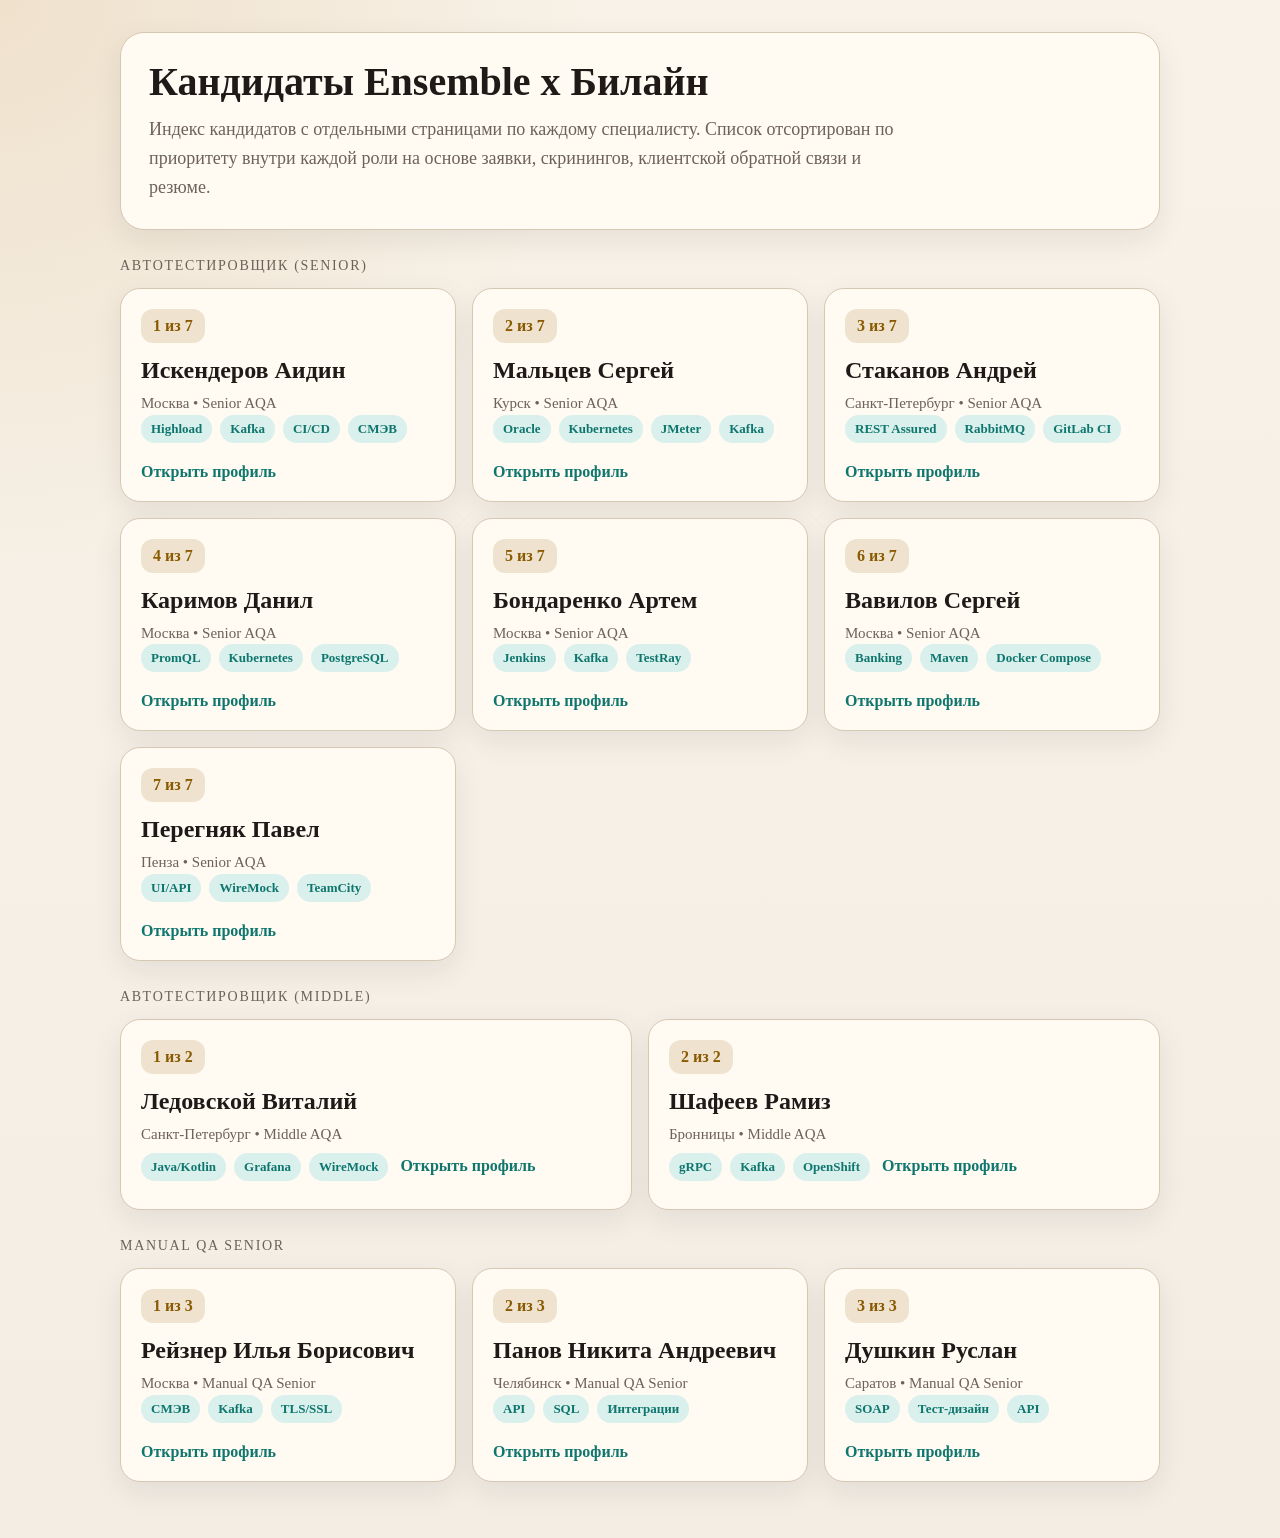
<file: index.html>
<!doctype html>
<html lang="ru">
<head>
  <meta charset="utf-8">
  <meta name="viewport" content="width=device-width, initial-scale=1">
  <title>Ensemble x Билайн — кандидаты</title>
  <link rel="stylesheet" href="style.css">
</head>
<body>
  <main class="page">
    <section class="hero">
      <h1>Кандидаты Ensemble x Билайн</h1>
      <p>Индекс кандидатов с отдельными страницами по каждому специалисту. Список отсортирован по приоритету внутри каждой роли на основе заявки, скринингов, клиентской обратной связи и резюме.</p>
    </section>

    <div class="section-title">АвтоТестировщик (Senior)</div>
    <section class="grid">
      <article class="card">
        <div class="priority">1 из 7</div>
        <h3>Искендеров Аидин</h3>
        <div class="meta">Москва • Senior AQA</div>
        <div class="badge">Highload</div><div class="badge">Kafka</div><div class="badge">CI/CD</div><div class="badge">СМЭВ</div>
        <a class="cta" href="iskenderov-aidin.html">Открыть профиль</a>
      </article>
      <article class="card">
        <div class="priority">2 из 7</div>
        <h3>Мальцев Сергей</h3>
        <div class="meta">Курск • Senior AQA</div>
        <div class="badge">Oracle</div><div class="badge">Kubernetes</div><div class="badge">JMeter</div><div class="badge">Kafka</div>
        <a class="cta" href="maltsev-sergey.html">Открыть профиль</a>
      </article>
      <article class="card">
        <div class="priority">3 из 7</div>
        <h3>Стаканов Андрей</h3>
        <div class="meta">Санкт-Петербург • Senior AQA</div>
        <div class="badge">REST Assured</div><div class="badge">RabbitMQ</div><div class="badge">GitLab CI</div>
        <a class="cta" href="stakanov-andrey.html">Открыть профиль</a>
      </article>
      <article class="card">
        <div class="priority">4 из 7</div>
        <h3>Каримов Данил</h3>
        <div class="meta">Москва • Senior AQA</div>
        <div class="badge">PromQL</div><div class="badge">Kubernetes</div><div class="badge">PostgreSQL</div>
        <a class="cta" href="karimov-danil.html">Открыть профиль</a>
      </article>
      <article class="card">
        <div class="priority">5 из 7</div>
        <h3>Бондаренко Артем</h3>
        <div class="meta">Москва • Senior AQA</div>
        <div class="badge">Jenkins</div><div class="badge">Kafka</div><div class="badge">TestRay</div>
        <a class="cta" href="bondarenko-artem.html">Открыть профиль</a>
      </article>
      <article class="card">
        <div class="priority">6 из 7</div>
        <h3>Вавилов Сергей</h3>
        <div class="meta">Москва • Senior AQA</div>
        <div class="badge">Banking</div><div class="badge">Maven</div><div class="badge">Docker Compose</div>
        <a class="cta" href="vavilov-sergey.html">Открыть профиль</a>
      </article>
      <article class="card">
        <div class="priority">7 из 7</div>
        <h3>Перегняк Павел</h3>
        <div class="meta">Пенза • Senior AQA</div>
        <div class="badge">UI/API</div><div class="badge">WireMock</div><div class="badge">TeamCity</div>
        <a class="cta" href="peregnyak-pavel.html">Открыть профиль</a>
      </article>
    </section>

    <div class="section-title">АвтоТестировщик (Middle)</div>
    <section class="grid">
      <article class="card">
        <div class="priority">1 из 2</div>
        <h3>Ледовской Виталий</h3>
        <div class="meta">Санкт-Петербург • Middle AQA</div>
        <div class="badge">Java/Kotlin</div><div class="badge">Grafana</div><div class="badge">WireMock</div>
        <a class="cta" href="ledovskoy-vitaliy.html">Открыть профиль</a>
      </article>
      <article class="card">
        <div class="priority">2 из 2</div>
        <h3>Шафеев Рамиз</h3>
        <div class="meta">Бронницы • Middle AQA</div>
        <div class="badge">gRPC</div><div class="badge">Kafka</div><div class="badge">OpenShift</div>
        <a class="cta" href="shafeev-ramiz.html">Открыть профиль</a>
      </article>
    </section>

    <div class="section-title">Manual QA Senior</div>
    <section class="grid">
      <article class="card">
        <div class="priority">1 из 3</div>
        <h3>Рейзнер Илья Борисович</h3>
        <div class="meta">Москва • Manual QA Senior</div>
        <div class="badge">СМЭВ</div><div class="badge">Kafka</div><div class="badge">TLS/SSL</div>
        <a class="cta" href="reyzner-ilya.html">Открыть профиль</a>
      </article>
      <article class="card">
        <div class="priority">2 из 3</div>
        <h3>Панов Никита Андреевич</h3>
        <div class="meta">Челябинск • Manual QA Senior</div>
        <div class="badge">API</div><div class="badge">SQL</div><div class="badge">Интеграции</div>
        <a class="cta" href="panov-nikita.html">Открыть профиль</a>
      </article>
      <article class="card">
        <div class="priority">3 из 3</div>
        <h3>Душкин Руслан</h3>
        <div class="meta">Саратов • Manual QA Senior</div>
        <div class="badge">SOAP</div><div class="badge">Тест-дизайн</div><div class="badge">API</div>
        <a class="cta" href="dushkin-ruslan.html">Открыть профиль</a>
      </article>
    </section>
  </main>
</body>
</html>
</file>
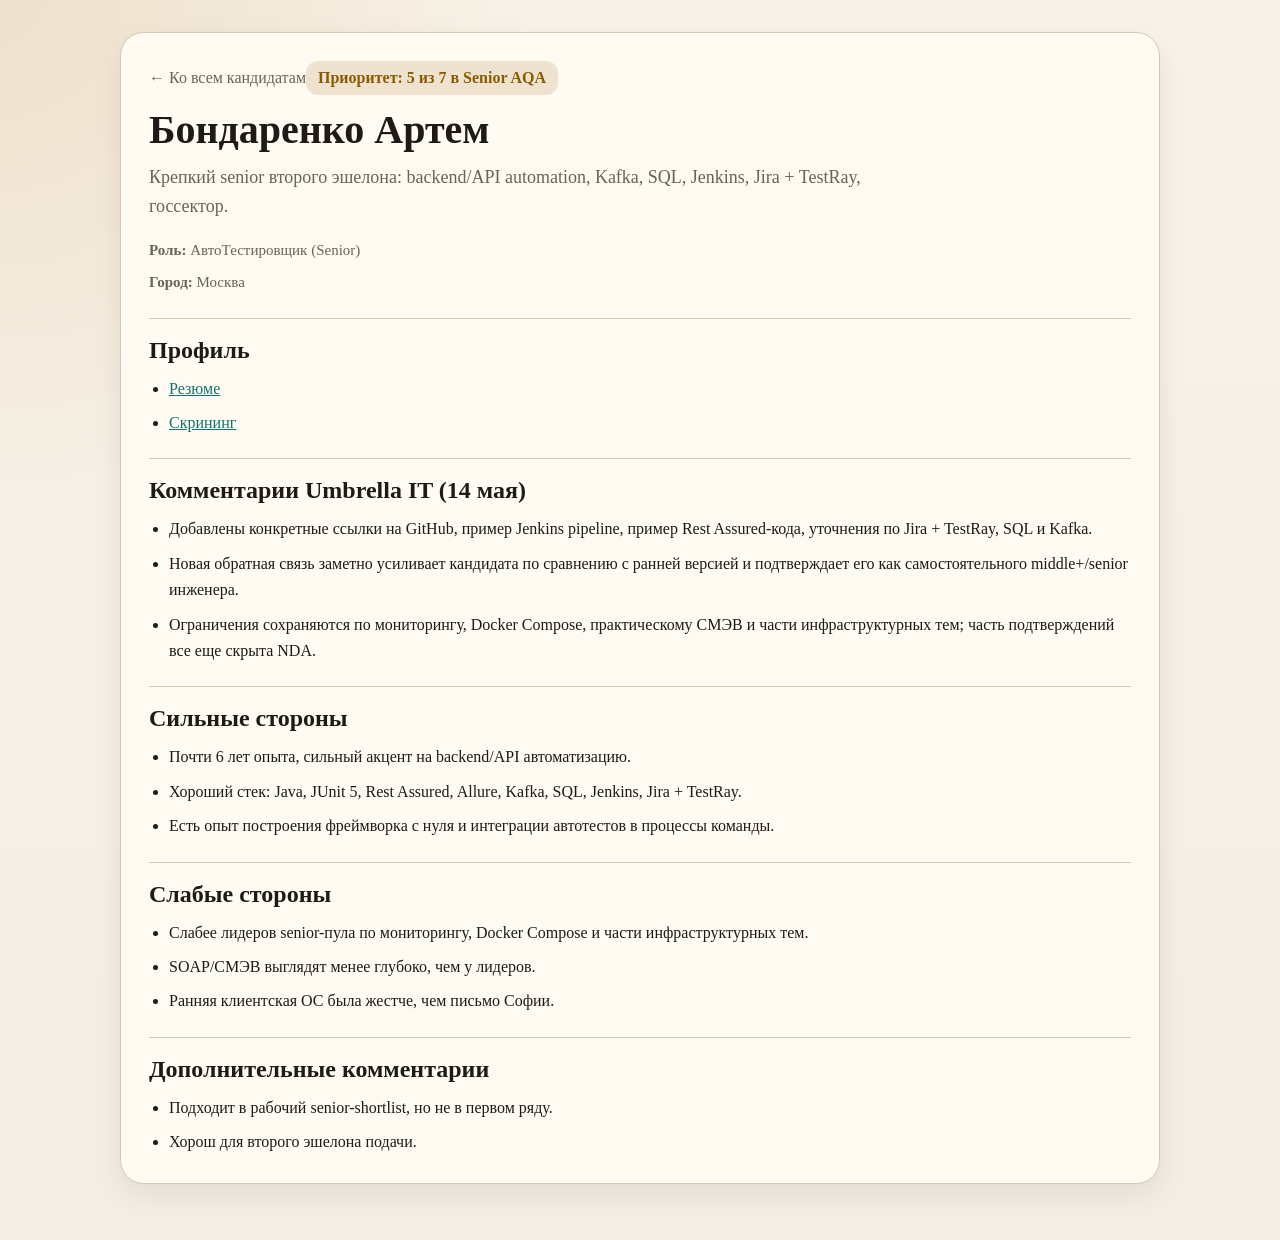
<file: bondarenko-artem.html>
<!doctype html>
<html lang="ru">
<head><meta charset="utf-8"><meta name="viewport" content="width=device-width, initial-scale=1"><title>Бондаренко Артем</title><link rel="stylesheet" href="style.css"></head>
<body><main class="page"><section class="profile"><a class="back" href="index.html">← Ко всем кандидатам</a><div class="priority">Приоритет: 5 из 7 в Senior AQA</div><h1>Бондаренко Артем</h1><p class="lead">Крепкий senior второго эшелона: backend/API automation, Kafka, SQL, Jenkins, Jira + TestRay, госсектор.</p><div class="meta-list"><div><strong>Роль:</strong> АвтоТестировщик (Senior)</div><div><strong>Город:</strong> Москва</div></div><div class="panel"><h2>Профиль</h2><ul><li><a href="../Бондаренко Артем - AQA Senior.docx">Резюме</a></li><li><a href="../Скриннинг Бондаренко Артем (1).docx">Скрининг</a></li></ul></div><div class="panel"><h2>Комментарии Umbrella IT (14 мая)</h2><ul><li>Добавлены конкретные ссылки на GitHub, пример Jenkins pipeline, пример Rest Assured-кода, уточнения по Jira + TestRay, SQL и Kafka.</li><li>Новая обратная связь заметно усиливает кандидата по сравнению с ранней версией и подтверждает его как самостоятельного middle+/senior инженера.</li><li>Ограничения сохраняются по мониторингу, Docker Compose, практическому СМЭВ и части инфраструктурных тем; часть подтверждений все еще скрыта NDA.</li></ul></div><div class="panel"><h2>Сильные стороны</h2><ul><li>Почти 6 лет опыта, сильный акцент на backend/API автоматизацию.</li><li>Хороший стек: Java, JUnit 5, Rest Assured, Allure, Kafka, SQL, Jenkins, Jira + TestRay.</li><li>Есть опыт построения фреймворка с нуля и интеграции автотестов в процессы команды.</li></ul></div><div class="panel"><h2>Слабые стороны</h2><ul><li>Слабее лидеров senior-пула по мониторингу, Docker Compose и части инфраструктурных тем.</li><li>SOAP/СМЭВ выглядят менее глубоко, чем у лидеров.</li><li>Ранняя клиентская ОС была жестче, чем письмо Софии.</li></ul></div><div class="panel"><h2>Дополнительные комментарии</h2><ul><li>Подходит в рабочий senior-shortlist, но не в первом ряду.</li><li>Хорош для второго эшелона подачи.</li></ul></div></section></main></body>
</html>
</file>
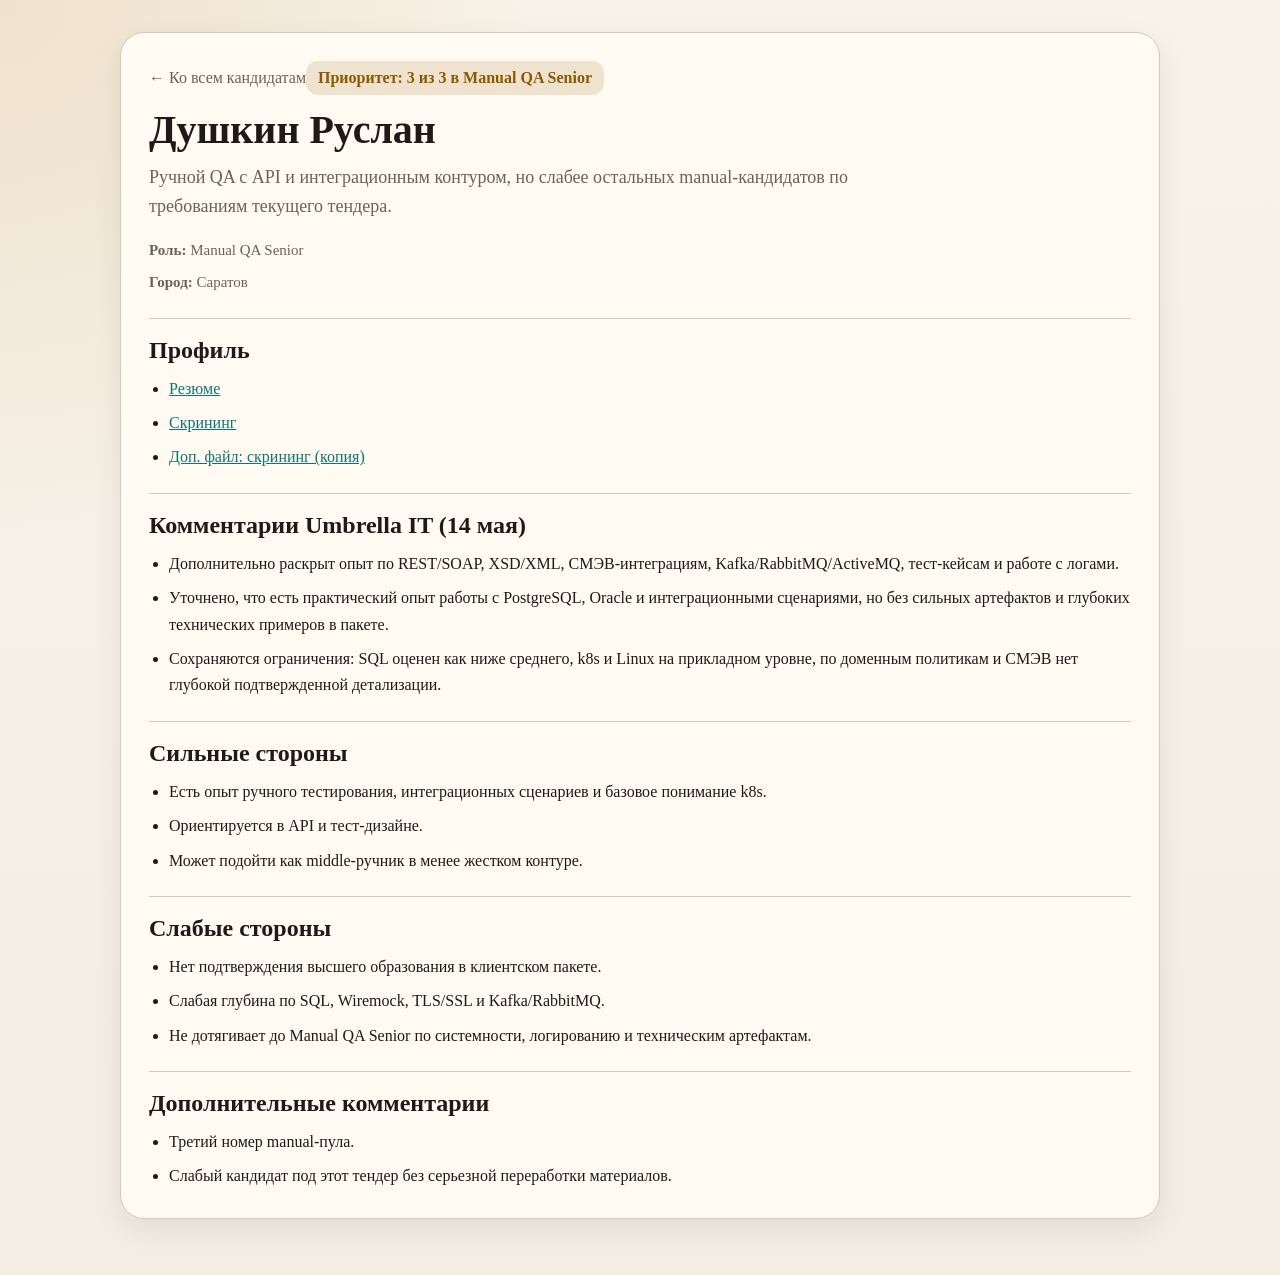
<file: dushkin-ruslan.html>
<!doctype html>
<html lang="ru">
<head><meta charset="utf-8"><meta name="viewport" content="width=device-width, initial-scale=1"><title>Душкин Руслан</title><link rel="stylesheet" href="style.css"></head>
<body><main class="page"><section class="profile"><a class="back" href="index.html">← Ко всем кандидатам</a><div class="priority">Приоритет: 3 из 3 в Manual QA Senior</div><h1>Душкин Руслан</h1><p class="lead">Ручной QA с API и интеграционным контуром, но слабее остальных manual-кандидатов по требованиям текущего тендера.</p><div class="meta-list"><div><strong>Роль:</strong> Manual QA Senior</div><div><strong>Город:</strong> Саратов</div></div><div class="panel"><h2>Профиль</h2><ul><li><a href="../2 Душкин Руслан.docx">Резюме</a></li><li><a href="../Душкин Руслан Скрининг на БИЛАЙН _ Ручник.docx">Скрининг</a></li><li><a href="../Скриннинг Душкин Руслан Скрининг на БИЛАЙН _ Ручник (1).docx">Доп. файл: скрининг (копия)</a></li></ul></div><div class="panel"><h2>Комментарии Umbrella IT (14 мая)</h2><ul><li>Дополнительно раскрыт опыт по REST/SOAP, XSD/XML, СМЭВ-интеграциям, Kafka/RabbitMQ/ActiveMQ, тест-кейсам и работе с логами.</li><li>Уточнено, что есть практический опыт работы с PostgreSQL, Oracle и интеграционными сценариями, но без сильных артефактов и глубоких технических примеров в пакете.</li><li>Сохраняются ограничения: SQL оценен как ниже среднего, k8s и Linux на прикладном уровне, по доменным политикам и СМЭВ нет глубокой подтвержденной детализации.</li></ul></div><div class="panel"><h2>Сильные стороны</h2><ul><li>Есть опыт ручного тестирования, интеграционных сценариев и базовое понимание k8s.</li><li>Ориентируется в API и тест-дизайне.</li><li>Может подойти как middle-ручник в менее жестком контуре.</li></ul></div><div class="panel"><h2>Слабые стороны</h2><ul><li>Нет подтверждения высшего образования в клиентском пакете.</li><li>Слабая глубина по SQL, Wiremock, TLS/SSL и Kafka/RabbitMQ.</li><li>Не дотягивает до Manual QA Senior по системности, логированию и техническим артефактам.</li></ul></div><div class="panel"><h2>Дополнительные комментарии</h2><ul><li>Третий номер manual-пула.</li><li>Слабый кандидат под этот тендер без серьезной переработки материалов.</li></ul></div></section></main></body>
</html>
</file>
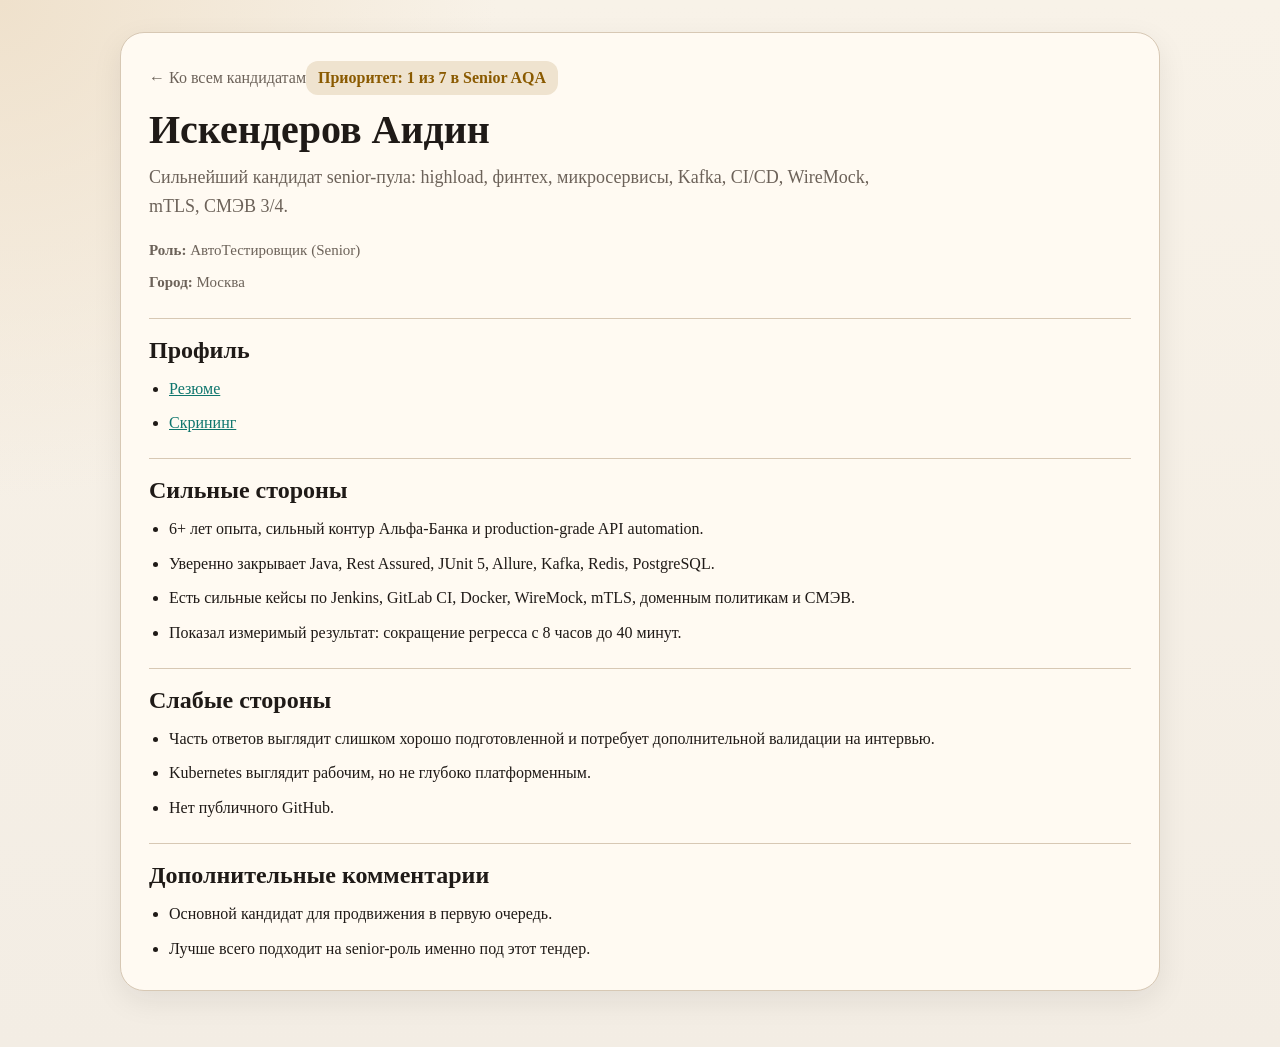
<file: iskenderov-aidin.html>
<!doctype html>
<html lang="ru">
<head><meta charset="utf-8"><meta name="viewport" content="width=device-width, initial-scale=1"><title>Искендеров Аидин</title><link rel="stylesheet" href="style.css"></head>
<body><main class="page"><section class="profile"><a class="back" href="index.html">← Ко всем кандидатам</a><div class="priority">Приоритет: 1 из 7 в Senior AQA</div><h1>Искендеров Аидин</h1><p class="lead">Сильнейший кандидат senior-пула: highload, финтех, микросервисы, Kafka, CI/CD, WireMock, mTLS, СМЭВ 3/4.</p><div class="meta-list"><div><strong>Роль:</strong> АвтоТестировщик (Senior)</div><div><strong>Город:</strong> Москва</div></div><div class="panel"><h2>Профиль</h2><ul><li><a href="../Искендеров Аидин - AQA Senior.docx">Резюме</a></li><li><a href="../Скриннинг Искендеров Аидин (5).docx">Скрининг</a></li></ul></div><div class="panel"><h2>Сильные стороны</h2><ul><li>6+ лет опыта, сильный контур Альфа-Банка и production-grade API automation.</li><li>Уверенно закрывает Java, Rest Assured, JUnit 5, Allure, Kafka, Redis, PostgreSQL.</li><li>Есть сильные кейсы по Jenkins, GitLab CI, Docker, WireMock, mTLS, доменным политикам и СМЭВ.</li><li>Показал измеримый результат: сокращение регресса с 8 часов до 40 минут.</li></ul></div><div class="panel"><h2>Слабые стороны</h2><ul><li>Часть ответов выглядит слишком хорошо подготовленной и потребует дополнительной валидации на интервью.</li><li>Kubernetes выглядит рабочим, но не глубоко платформенным.</li><li>Нет публичного GitHub.</li></ul></div><div class="panel"><h2>Дополнительные комментарии</h2><ul><li>Основной кандидат для продвижения в первую очередь.</li><li>Лучше всего подходит на senior-роль именно под этот тендер.</li></ul></div></section></main></body>
</html>
</file>
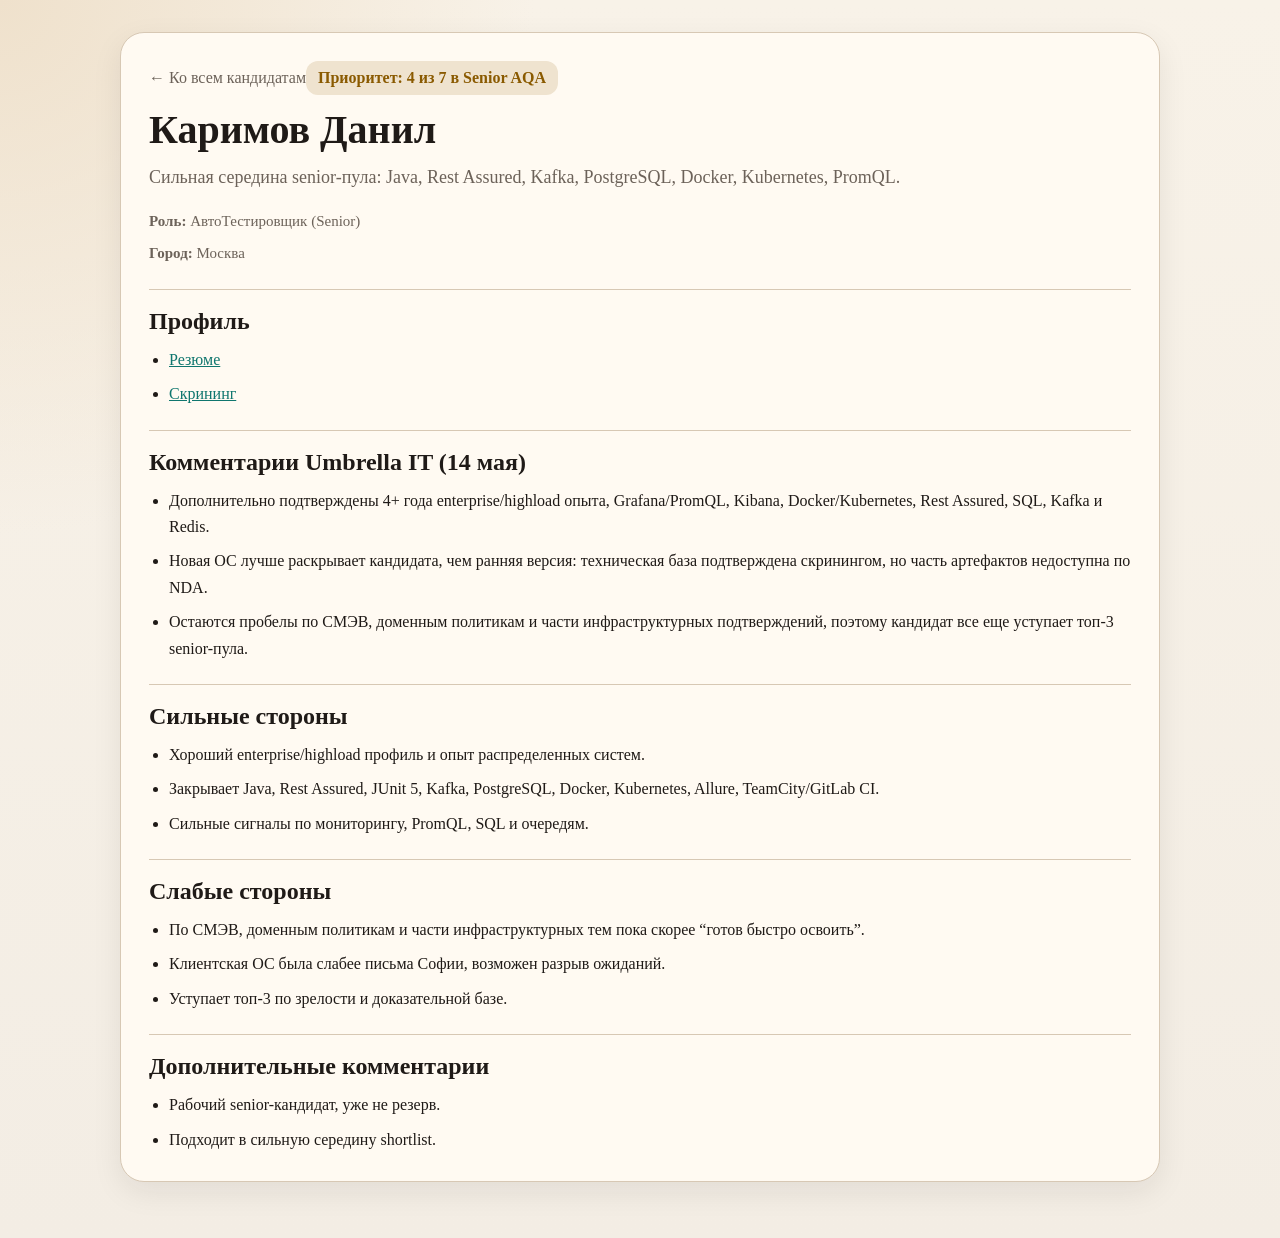
<file: karimov-danil.html>
<!doctype html>
<html lang="ru">
<head><meta charset="utf-8"><meta name="viewport" content="width=device-width, initial-scale=1"><title>Каримов Данил</title><link rel="stylesheet" href="style.css"></head>
<body><main class="page"><section class="profile"><a class="back" href="index.html">← Ко всем кандидатам</a><div class="priority">Приоритет: 4 из 7 в Senior AQA</div><h1>Каримов Данил</h1><p class="lead">Сильная середина senior-пула: Java, Rest Assured, Kafka, PostgreSQL, Docker, Kubernetes, PromQL.</p><div class="meta-list"><div><strong>Роль:</strong> АвтоТестировщик (Senior)</div><div><strong>Город:</strong> Москва</div></div><div class="panel"><h2>Профиль</h2><ul><li><a href="../Каримoв Дaнил - AQA Senior  .docx">Резюме</a></li><li><a href="../Скриннинг Каримов Скриннинг (2).docx">Скрининг</a></li></ul></div><div class="panel"><h2>Комментарии Umbrella IT (14 мая)</h2><ul><li>Дополнительно подтверждены 4+ года enterprise/highload опыта, Grafana/PromQL, Kibana, Docker/Kubernetes, Rest Assured, SQL, Kafka и Redis.</li><li>Новая ОС лучше раскрывает кандидата, чем ранняя версия: техническая база подтверждена скринингом, но часть артефактов недоступна по NDA.</li><li>Остаются пробелы по СМЭВ, доменным политикам и части инфраструктурных подтверждений, поэтому кандидат все еще уступает топ-3 senior-пула.</li></ul></div><div class="panel"><h2>Сильные стороны</h2><ul><li>Хороший enterprise/highload профиль и опыт распределенных систем.</li><li>Закрывает Java, Rest Assured, JUnit 5, Kafka, PostgreSQL, Docker, Kubernetes, Allure, TeamCity/GitLab CI.</li><li>Сильные сигналы по мониторингу, PromQL, SQL и очередям.</li></ul></div><div class="panel"><h2>Слабые стороны</h2><ul><li>По СМЭВ, доменным политикам и части инфраструктурных тем пока скорее “готов быстро освоить”.</li><li>Клиентская ОС была слабее письма Софии, возможен разрыв ожиданий.</li><li>Уступает топ-3 по зрелости и доказательной базе.</li></ul></div><div class="panel"><h2>Дополнительные комментарии</h2><ul><li>Рабочий senior-кандидат, уже не резерв.</li><li>Подходит в сильную середину shortlist.</li></ul></div></section></main></body>
</html>
</file>
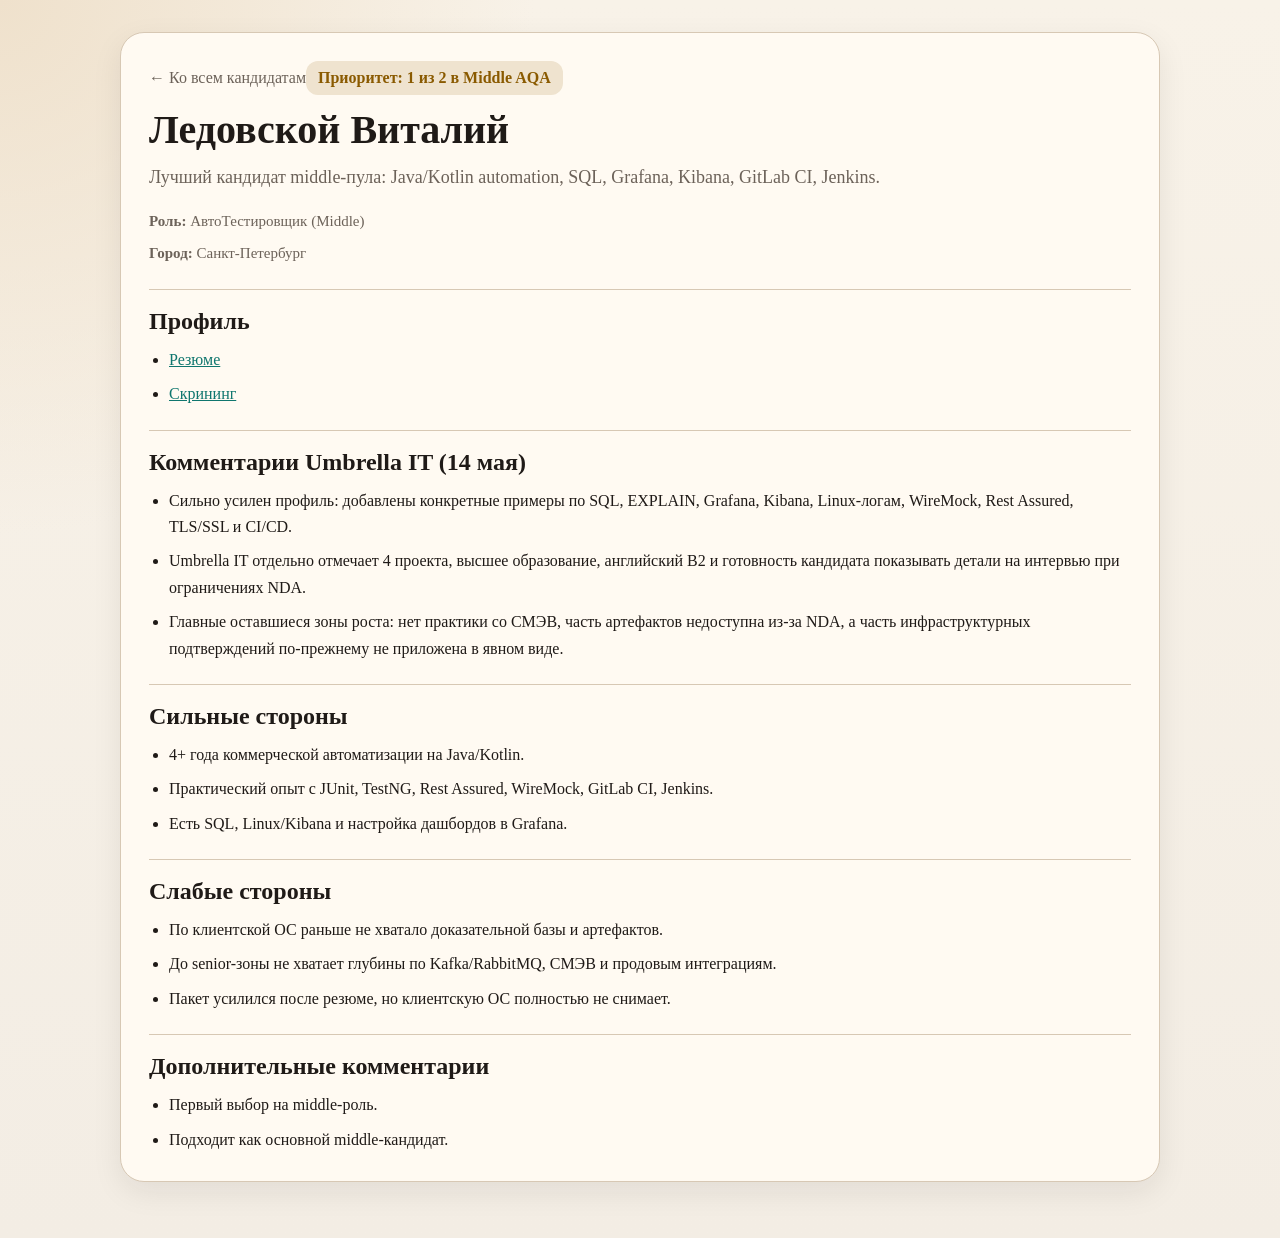
<file: ledovskoy-vitaliy.html>
<!doctype html>
<html lang="ru">
<head><meta charset="utf-8"><meta name="viewport" content="width=device-width, initial-scale=1"><title>Ледовской Виталий</title><link rel="stylesheet" href="style.css"></head>
<body><main class="page"><section class="profile"><a class="back" href="index.html">← Ко всем кандидатам</a><div class="priority">Приоритет: 1 из 2 в Middle AQA</div><h1>Ледовской Виталий</h1><p class="lead">Лучший кандидат middle-пула: Java/Kotlin automation, SQL, Grafana, Kibana, GitLab CI, Jenkins.</p><div class="meta-list"><div><strong>Роль:</strong> АвтоТестировщик (Middle)</div><div><strong>Город:</strong> Санкт-Петербург</div></div><div class="panel"><h2>Профиль</h2><ul><li><a href="../Лeдовской Витaлий.docx">Резюме</a></li><li><a href="../Скриннинг Ледовской Виталий.docx">Скрининг</a></li></ul></div><div class="panel"><h2>Комментарии Umbrella IT (14 мая)</h2><ul><li>Сильно усилен профиль: добавлены конкретные примеры по SQL, EXPLAIN, Grafana, Kibana, Linux-логам, WireMock, Rest Assured, TLS/SSL и CI/CD.</li><li>Umbrella IT отдельно отмечает 4 проекта, высшее образование, английский B2 и готовность кандидата показывать детали на интервью при ограничениях NDA.</li><li>Главные оставшиеся зоны роста: нет практики со СМЭВ, часть артефактов недоступна из-за NDA, а часть инфраструктурных подтверждений по-прежнему не приложена в явном виде.</li></ul></div><div class="panel"><h2>Сильные стороны</h2><ul><li>4+ года коммерческой автоматизации на Java/Kotlin.</li><li>Практический опыт с JUnit, TestNG, Rest Assured, WireMock, GitLab CI, Jenkins.</li><li>Есть SQL, Linux/Kibana и настройка дашбордов в Grafana.</li></ul></div><div class="panel"><h2>Слабые стороны</h2><ul><li>По клиентской ОС раньше не хватало доказательной базы и артефактов.</li><li>До senior-зоны не хватает глубины по Kafka/RabbitMQ, СМЭВ и продовым интеграциям.</li><li>Пакет усилился после резюме, но клиентскую ОС полностью не снимает.</li></ul></div><div class="panel"><h2>Дополнительные комментарии</h2><ul><li>Первый выбор на middle-роль.</li><li>Подходит как основной middle-кандидат.</li></ul></div></section></main></body>
</html>
</file>
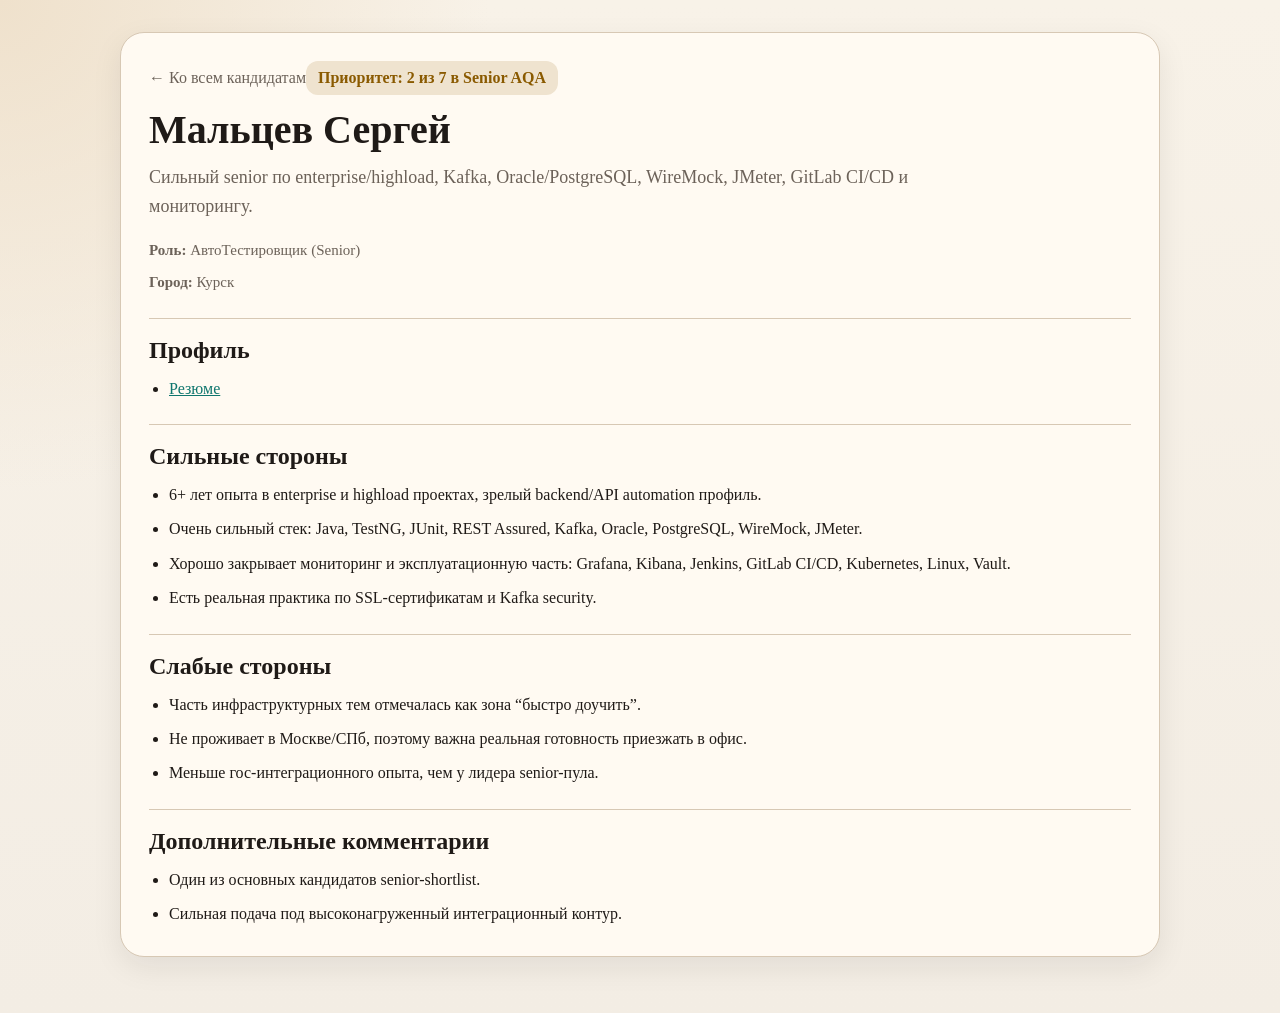
<file: maltsev-sergey.html>
<!doctype html>
<html lang="ru">
<head><meta charset="utf-8"><meta name="viewport" content="width=device-width, initial-scale=1"><title>Мальцев Сергей</title><link rel="stylesheet" href="style.css"></head>
<body><main class="page"><section class="profile"><a class="back" href="index.html">← Ко всем кандидатам</a><div class="priority">Приоритет: 2 из 7 в Senior AQA</div><h1>Мальцев Сергей</h1><p class="lead">Сильный senior по enterprise/highload, Kafka, Oracle/PostgreSQL, WireMock, JMeter, GitLab CI/CD и мониторингу.</p><div class="meta-list"><div><strong>Роль:</strong> АвтоТестировщик (Senior)</div><div><strong>Город:</strong> Курск</div></div><div class="panel"><h2>Профиль</h2><ul><li><a href="../Мальцев Сергей - AQA Senior.docx">Резюме</a></li></ul></div><div class="panel"><h2>Сильные стороны</h2><ul><li>6+ лет опыта в enterprise и highload проектах, зрелый backend/API automation профиль.</li><li>Очень сильный стек: Java, TestNG, JUnit, REST Assured, Kafka, Oracle, PostgreSQL, WireMock, JMeter.</li><li>Хорошо закрывает мониторинг и эксплуатационную часть: Grafana, Kibana, Jenkins, GitLab CI/CD, Kubernetes, Linux, Vault.</li><li>Есть реальная практика по SSL-сертификатам и Kafka security.</li></ul></div><div class="panel"><h2>Слабые стороны</h2><ul><li>Часть инфраструктурных тем отмечалась как зона “быстро доучить”.</li><li>Не проживает в Москве/СПб, поэтому важна реальная готовность приезжать в офис.</li><li>Меньше гос-интеграционного опыта, чем у лидера senior-пула.</li></ul></div><div class="panel"><h2>Дополнительные комментарии</h2><ul><li>Один из основных кандидатов senior-shortlist.</li><li>Сильная подача под высоконагруженный интеграционный контур.</li></ul></div></section></main></body>
</html>
</file>
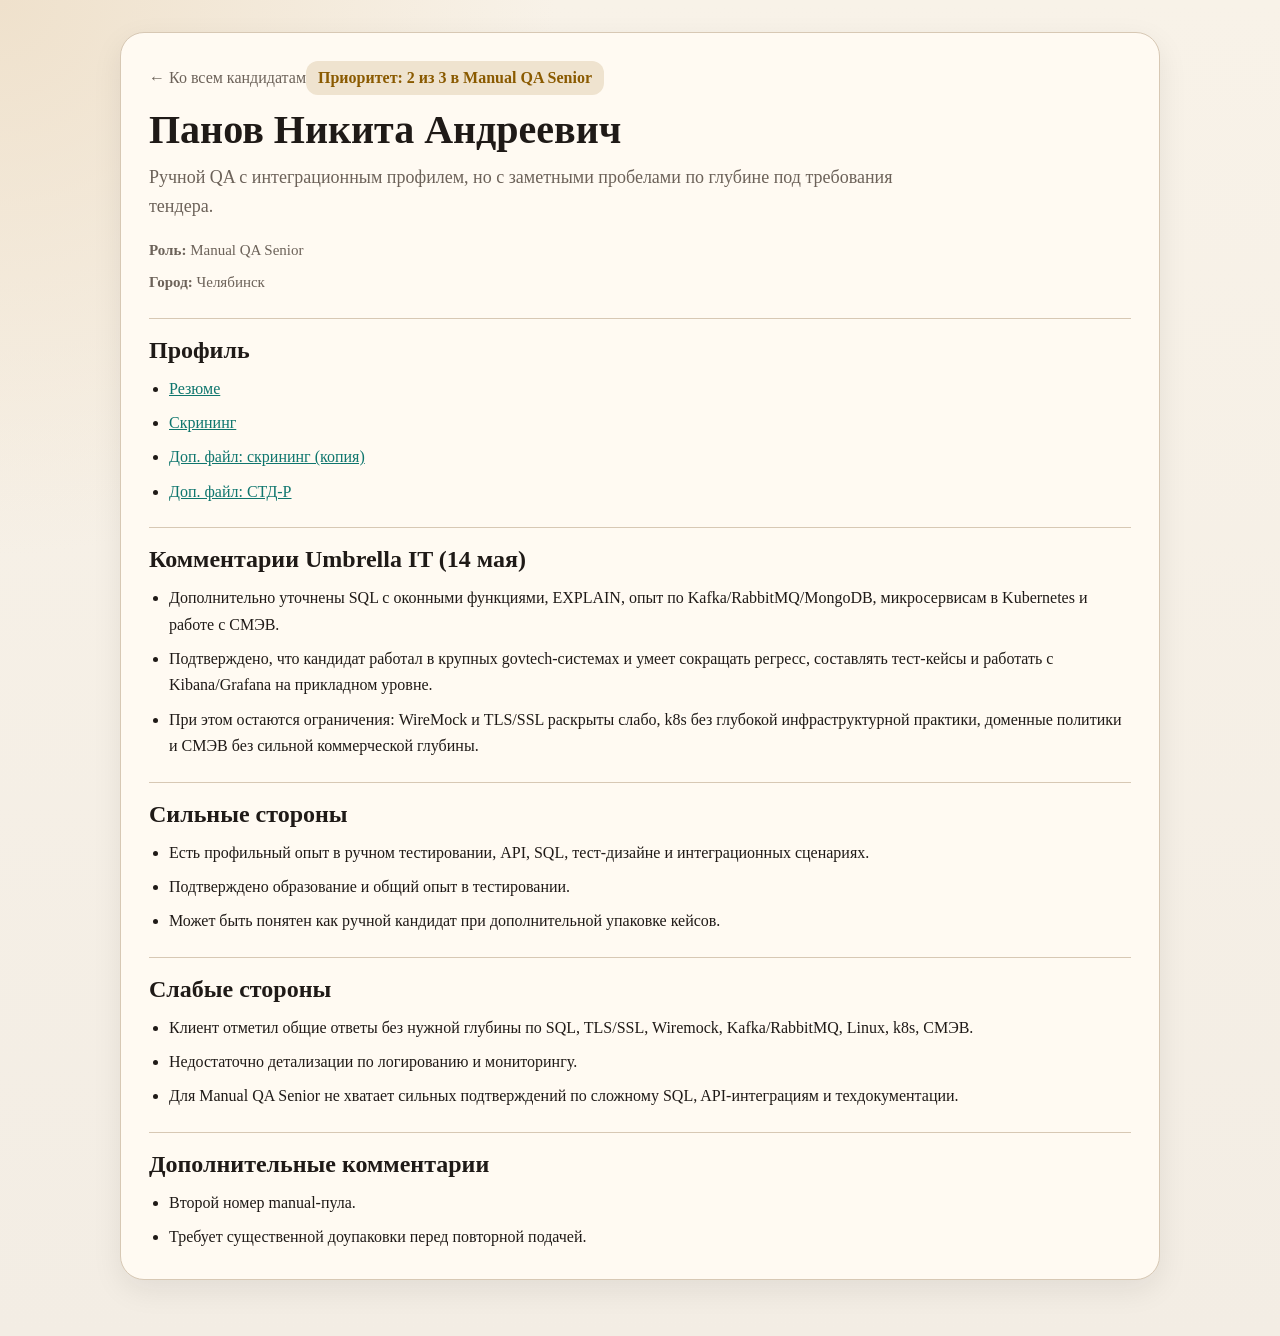
<file: panov-nikita.html>
<!doctype html>
<html lang="ru">
<head><meta charset="utf-8"><meta name="viewport" content="width=device-width, initial-scale=1"><title>Панов Никита Андреевич</title><link rel="stylesheet" href="style.css"></head>
<body><main class="page"><section class="profile"><a class="back" href="index.html">← Ко всем кандидатам</a><div class="priority">Приоритет: 2 из 3 в Manual QA Senior</div><h1>Панов Никита Андреевич</h1><p class="lead">Ручной QA с интеграционным профилем, но с заметными пробелами по глубине под требования тендера.</p><div class="meta-list"><div><strong>Роль:</strong> Manual QA Senior</div><div><strong>Город:</strong> Челябинск</div></div><div class="panel"><h2>Профиль</h2><ul><li><a href="../1 Панов Никита Андреевич.docx">Резюме</a></li><li><a href="../Скриннинг Панов Никита.pdf">Скрининг</a></li><li><a href="../Скриннинг Панов Никита (1).pdf">Доп. файл: скрининг (копия)</a></li><li><a href="../СТД-Р Панов Никита.pdf">Доп. файл: СТД-Р</a></li></ul></div><div class="panel"><h2>Комментарии Umbrella IT (14 мая)</h2><ul><li>Дополнительно уточнены SQL с оконными функциями, EXPLAIN, опыт по Kafka/RabbitMQ/MongoDB, микросервисам в Kubernetes и работе с СМЭВ.</li><li>Подтверждено, что кандидат работал в крупных govtech-системах и умеет сокращать регресс, составлять тест-кейсы и работать с Kibana/Grafana на прикладном уровне.</li><li>При этом остаются ограничения: WireMock и TLS/SSL раскрыты слабо, k8s без глубокой инфраструктурной практики, доменные политики и СМЭВ без сильной коммерческой глубины.</li></ul></div><div class="panel"><h2>Сильные стороны</h2><ul><li>Есть профильный опыт в ручном тестировании, API, SQL, тест-дизайне и интеграционных сценариях.</li><li>Подтверждено образование и общий опыт в тестировании.</li><li>Может быть понятен как ручной кандидат при дополнительной упаковке кейсов.</li></ul></div><div class="panel"><h2>Слабые стороны</h2><ul><li>Клиент отметил общие ответы без нужной глубины по SQL, TLS/SSL, Wiremock, Kafka/RabbitMQ, Linux, k8s, СМЭВ.</li><li>Недостаточно детализации по логированию и мониторингу.</li><li>Для Manual QA Senior не хватает сильных подтверждений по сложному SQL, API-интеграциям и техдокументации.</li></ul></div><div class="panel"><h2>Дополнительные комментарии</h2><ul><li>Второй номер manual-пула.</li><li>Требует существенной доупаковки перед повторной подачей.</li></ul></div></section></main></body>
</html>
</file>
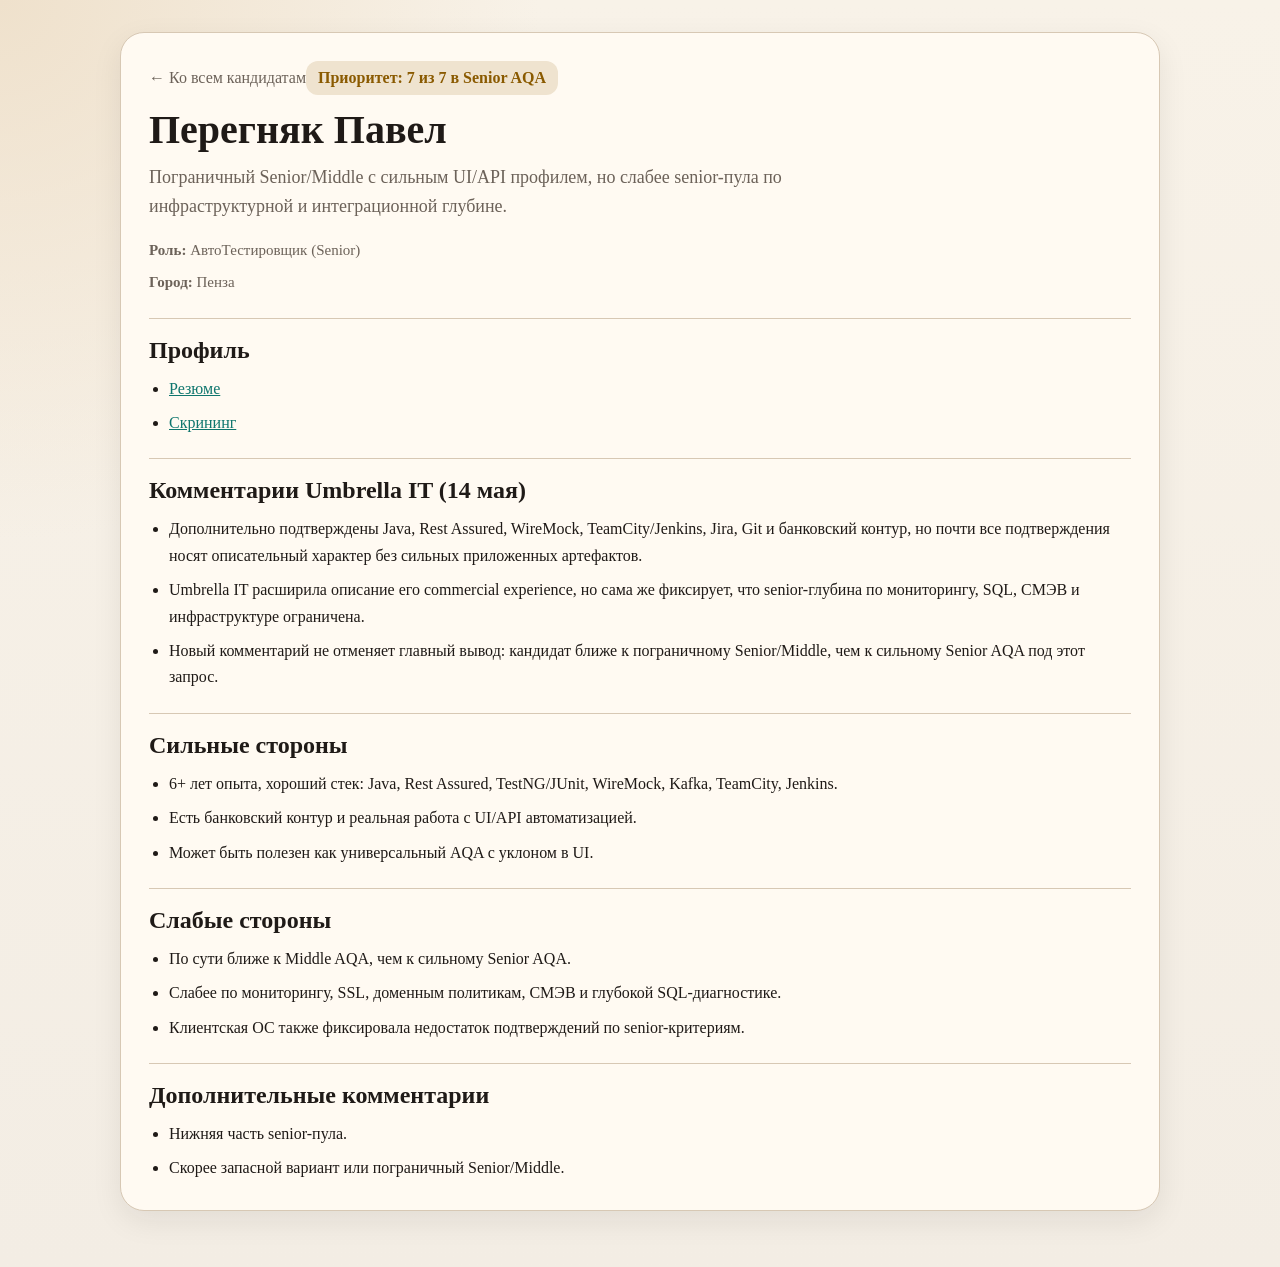
<file: peregnyak-pavel.html>
<!doctype html>
<html lang="ru">
<head><meta charset="utf-8"><meta name="viewport" content="width=device-width, initial-scale=1"><title>Перегняк Павел</title><link rel="stylesheet" href="style.css"></head>
<body><main class="page"><section class="profile"><a class="back" href="index.html">← Ко всем кандидатам</a><div class="priority">Приоритет: 7 из 7 в Senior AQA</div><h1>Перегняк Павел</h1><p class="lead">Пограничный Senior/Middle с сильным UI/API профилем, но слабее senior-пула по инфраструктурной и интеграционной глубине.</p><div class="meta-list"><div><strong>Роль:</strong> АвтоТестировщик (Senior)</div><div><strong>Город:</strong> Пенза</div></div><div class="panel"><h2>Профиль</h2><ul><li><a href="../Перегняк Павел - AQA Senior.docx">Резюме</a></li><li><a href="../Скрининг Перегняк Павел (1).docx">Скрининг</a></li></ul></div><div class="panel"><h2>Комментарии Umbrella IT (14 мая)</h2><ul><li>Дополнительно подтверждены Java, Rest Assured, WireMock, TeamCity/Jenkins, Jira, Git и банковский контур, но почти все подтверждения носят описательный характер без сильных приложенных артефактов.</li><li>Umbrella IT расширила описание его commercial experience, но сама же фиксирует, что senior-глубина по мониторингу, SQL, СМЭВ и инфраструктуре ограничена.</li><li>Новый комментарий не отменяет главный вывод: кандидат ближе к пограничному Senior/Middle, чем к сильному Senior AQA под этот запрос.</li></ul></div><div class="panel"><h2>Сильные стороны</h2><ul><li>6+ лет опыта, хороший стек: Java, Rest Assured, TestNG/JUnit, WireMock, Kafka, TeamCity, Jenkins.</li><li>Есть банковский контур и реальная работа с UI/API автоматизацией.</li><li>Может быть полезен как универсальный AQA с уклоном в UI.</li></ul></div><div class="panel"><h2>Слабые стороны</h2><ul><li>По сути ближе к Middle AQA, чем к сильному Senior AQA.</li><li>Слабее по мониторингу, SSL, доменным политикам, СМЭВ и глубокой SQL-диагностике.</li><li>Клиентская ОС также фиксировала недостаток подтверждений по senior-критериям.</li></ul></div><div class="panel"><h2>Дополнительные комментарии</h2><ul><li>Нижняя часть senior-пула.</li><li>Скорее запасной вариант или пограничный Senior/Middle.</li></ul></div></section></main></body>
</html>
</file>
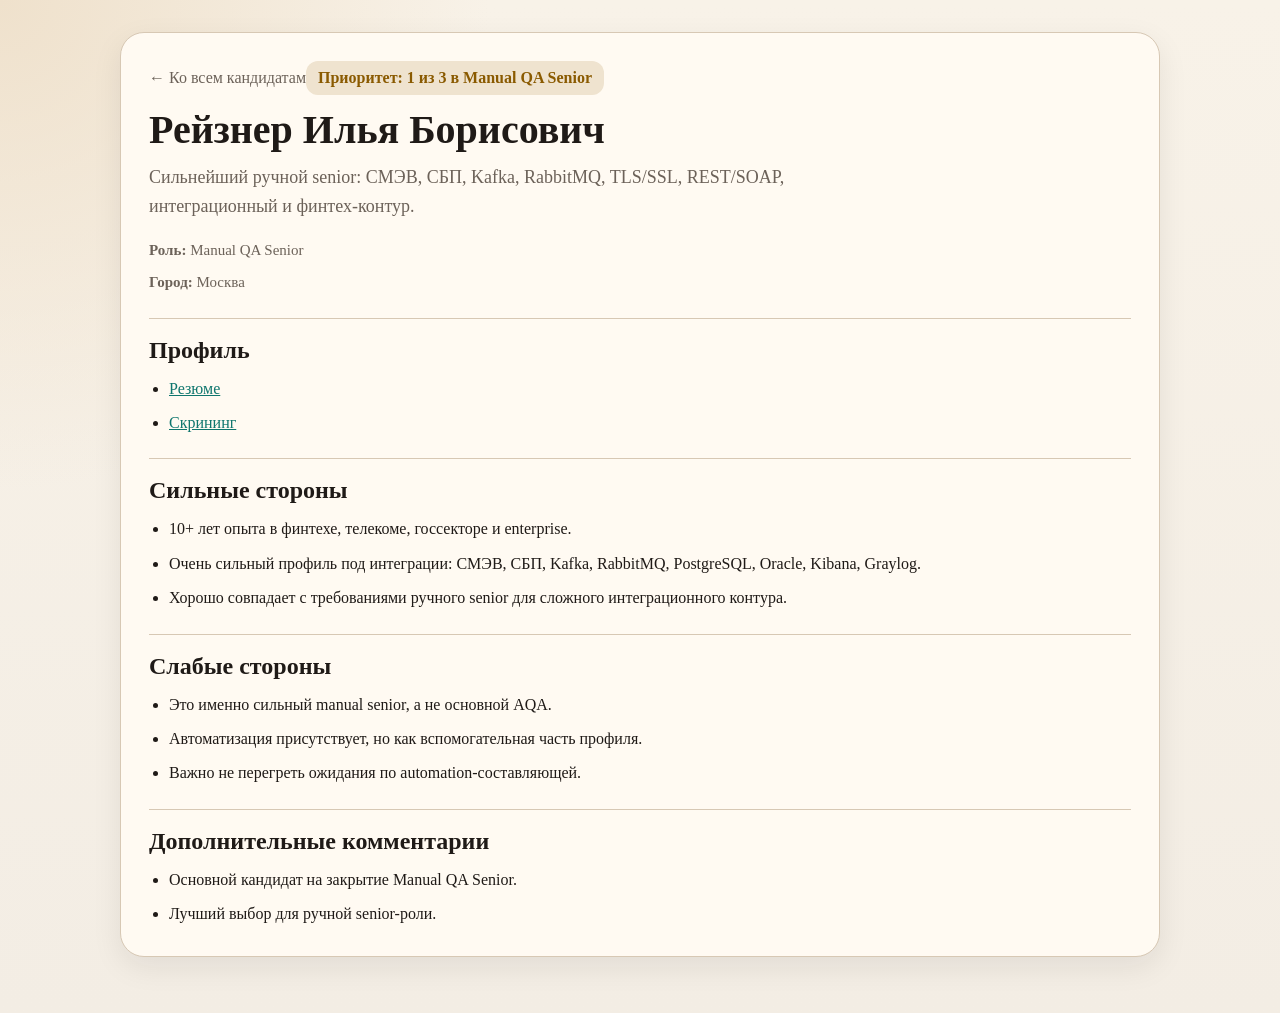
<file: reyzner-ilya.html>
<!doctype html>
<html lang="ru">
<head><meta charset="utf-8"><meta name="viewport" content="width=device-width, initial-scale=1"><title>Рейзнер Илья Борисович</title><link rel="stylesheet" href="style.css"></head>
<body><main class="page"><section class="profile"><a class="back" href="index.html">← Ко всем кандидатам</a><div class="priority">Приоритет: 1 из 3 в Manual QA Senior</div><h1>Рейзнер Илья Борисович</h1><p class="lead">Сильнейший ручной senior: СМЭВ, СБП, Kafka, RabbitMQ, TLS/SSL, REST/SOAP, интеграционный и финтех-контур.</p><div class="meta-list"><div><strong>Роль:</strong> Manual QA Senior</div><div><strong>Город:</strong> Москва</div></div><div class="panel"><h2>Профиль</h2><ul><li><a href="../Рейзнер Илья - QA Senior.docx">Резюме</a></li><li><a href="../Скриннинг Рейзнер Илья Борисович Скрининг на БИЛАЙН _ Ручник.docx">Скрининг</a></li></ul></div><div class="panel"><h2>Сильные стороны</h2><ul><li>10+ лет опыта в финтехе, телекоме, госсекторе и enterprise.</li><li>Очень сильный профиль под интеграции: СМЭВ, СБП, Kafka, RabbitMQ, PostgreSQL, Oracle, Kibana, Graylog.</li><li>Хорошо совпадает с требованиями ручного senior для сложного интеграционного контура.</li></ul></div><div class="panel"><h2>Слабые стороны</h2><ul><li>Это именно сильный manual senior, а не основной AQA.</li><li>Автоматизация присутствует, но как вспомогательная часть профиля.</li><li>Важно не перегреть ожидания по automation-составляющей.</li></ul></div><div class="panel"><h2>Дополнительные комментарии</h2><ul><li>Основной кандидат на закрытие Manual QA Senior.</li><li>Лучший выбор для ручной senior-роли.</li></ul></div></section></main></body>
</html>
</file>
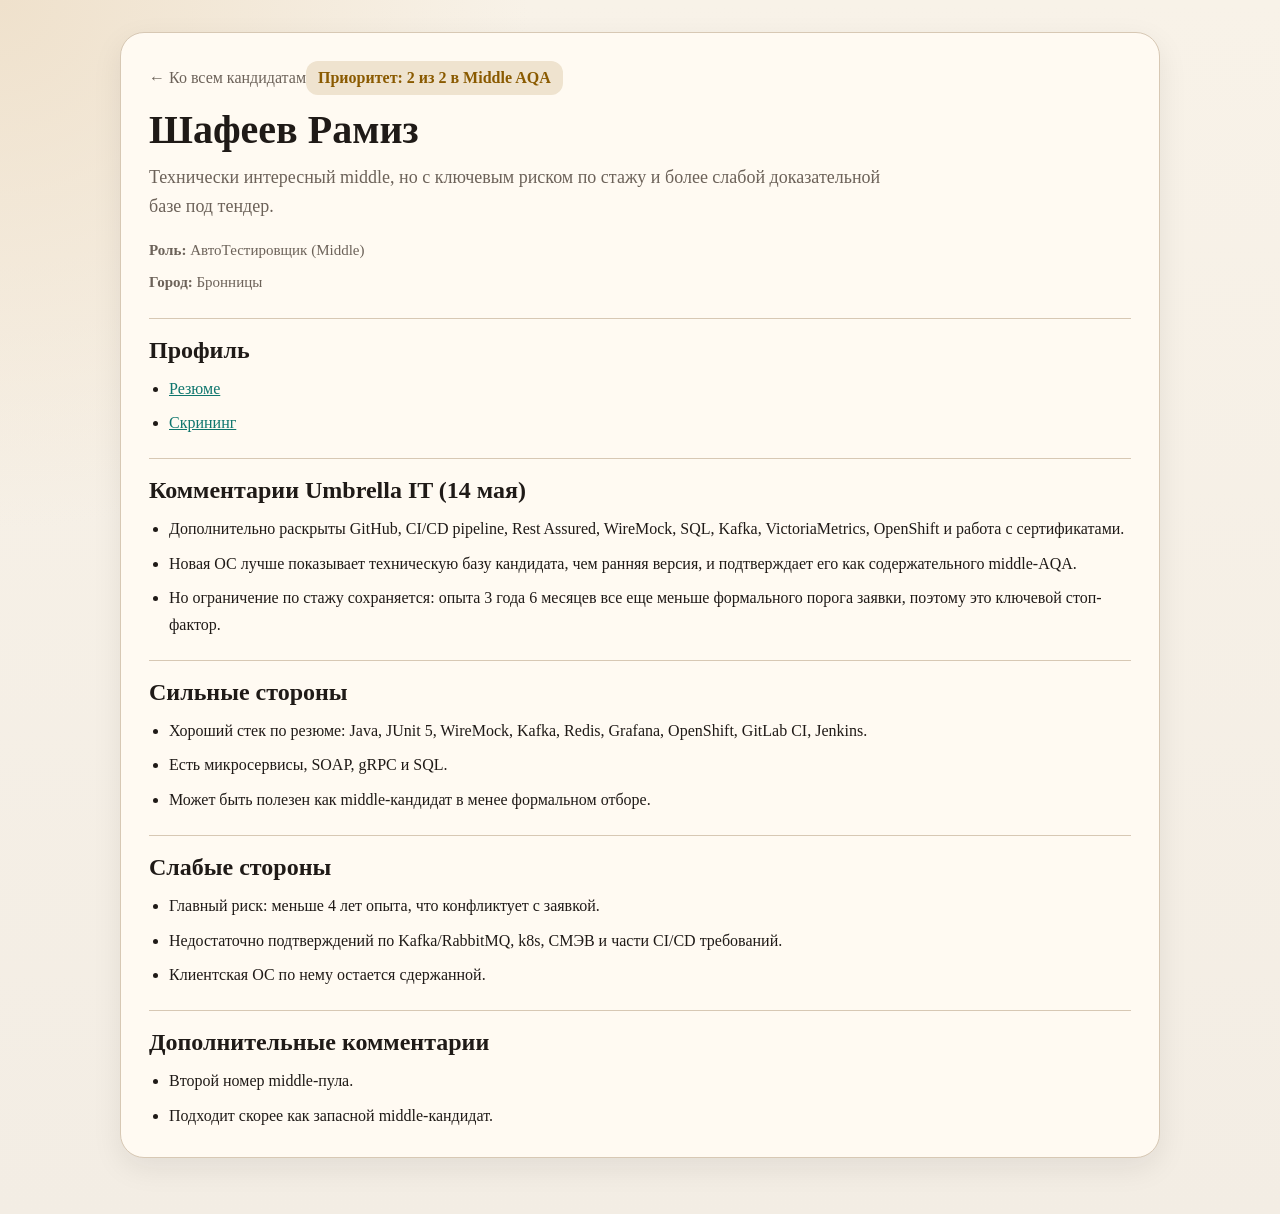
<file: shafeev-ramiz.html>
<!doctype html>
<html lang="ru">
<head><meta charset="utf-8"><meta name="viewport" content="width=device-width, initial-scale=1"><title>Шафеев Рамиз</title><link rel="stylesheet" href="style.css"></head>
<body><main class="page"><section class="profile"><a class="back" href="index.html">← Ко всем кандидатам</a><div class="priority">Приоритет: 2 из 2 в Middle AQA</div><h1>Шафеев Рамиз</h1><p class="lead">Технически интересный middle, но с ключевым риском по стажу и более слабой доказательной базе под тендер.</p><div class="meta-list"><div><strong>Роль:</strong> АвтоТестировщик (Middle)</div><div><strong>Город:</strong> Бронницы</div></div><div class="panel"><h2>Профиль</h2><ul><li><a href="../Шафеев Рамиз.docx">Резюме</a></li><li><a href="../Скрининг Шафеев Рамиз.docx">Скрининг</a></li></ul></div><div class="panel"><h2>Комментарии Umbrella IT (14 мая)</h2><ul><li>Дополнительно раскрыты GitHub, CI/CD pipeline, Rest Assured, WireMock, SQL, Kafka, VictoriaMetrics, OpenShift и работа с сертификатами.</li><li>Новая ОС лучше показывает техническую базу кандидата, чем ранняя версия, и подтверждает его как содержательного middle-AQA.</li><li>Но ограничение по стажу сохраняется: опыта 3 года 6 месяцев все еще меньше формального порога заявки, поэтому это ключевой стоп-фактор.</li></ul></div><div class="panel"><h2>Сильные стороны</h2><ul><li>Хороший стек по резюме: Java, JUnit 5, WireMock, Kafka, Redis, Grafana, OpenShift, GitLab CI, Jenkins.</li><li>Есть микросервисы, SOAP, gRPC и SQL.</li><li>Может быть полезен как middle-кандидат в менее формальном отборе.</li></ul></div><div class="panel"><h2>Слабые стороны</h2><ul><li>Главный риск: меньше 4 лет опыта, что конфликтует с заявкой.</li><li>Недостаточно подтверждений по Kafka/RabbitMQ, k8s, СМЭВ и части CI/CD требований.</li><li>Клиентская ОС по нему остается сдержанной.</li></ul></div><div class="panel"><h2>Дополнительные комментарии</h2><ul><li>Второй номер middle-пула.</li><li>Подходит скорее как запасной middle-кандидат.</li></ul></div></section></main></body>
</html>
</file>
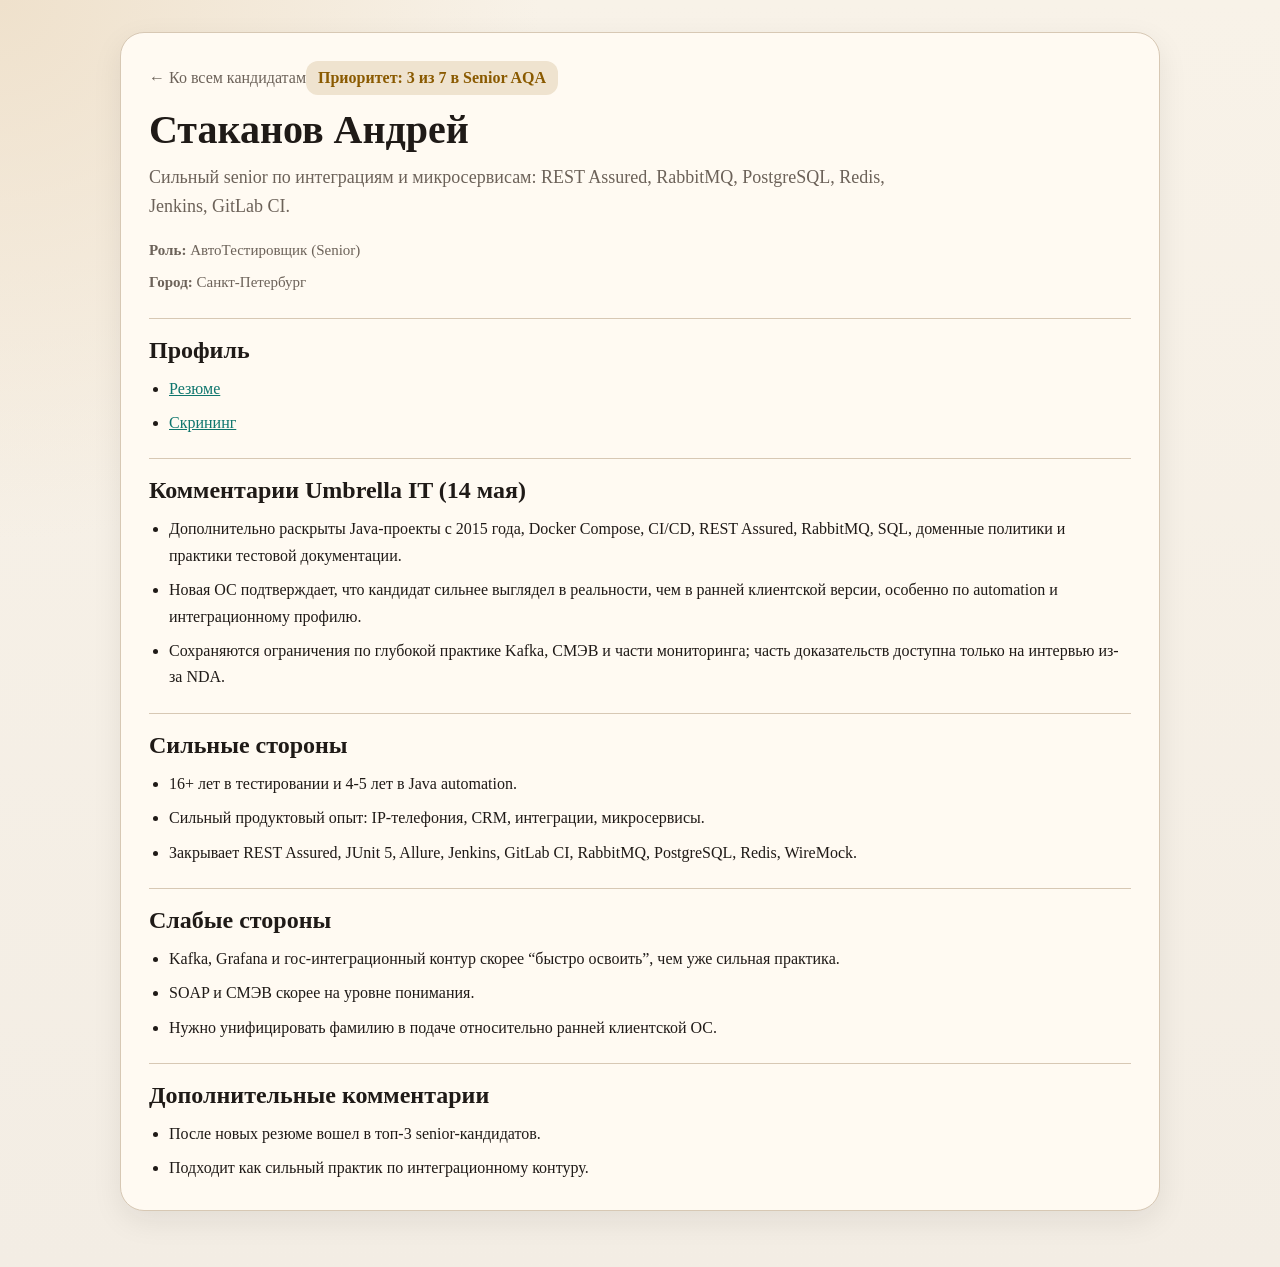
<file: stakanov-andrey.html>
<!doctype html>
<html lang="ru">
<head><meta charset="utf-8"><meta name="viewport" content="width=device-width, initial-scale=1"><title>Стаканов Андрей</title><link rel="stylesheet" href="style.css"></head>
<body><main class="page"><section class="profile"><a class="back" href="index.html">← Ко всем кандидатам</a><div class="priority">Приоритет: 3 из 7 в Senior AQA</div><h1>Стаканов Андрей</h1><p class="lead">Сильный senior по интеграциям и микросервисам: REST Assured, RabbitMQ, PostgreSQL, Redis, Jenkins, GitLab CI.</p><div class="meta-list"><div><strong>Роль:</strong> АвтоТестировщик (Senior)</div><div><strong>Город:</strong> Санкт-Петербург</div></div><div class="panel"><h2>Профиль</h2><ul><li><a href="../Стаканов Андрей - AQA Senior.docx">Резюме</a></li><li><a href="../Скриннинг Стаканов Андрей (4).docx">Скрининг</a></li></ul></div><div class="panel"><h2>Комментарии Umbrella IT (14 мая)</h2><ul><li>Дополнительно раскрыты Java-проекты с 2015 года, Docker Compose, CI/CD, REST Assured, RabbitMQ, SQL, доменные политики и практики тестовой документации.</li><li>Новая ОС подтверждает, что кандидат сильнее выглядел в реальности, чем в ранней клиентской версии, особенно по automation и интеграционному профилю.</li><li>Сохраняются ограничения по глубокой практике Kafka, СМЭВ и части мониторинга; часть доказательств доступна только на интервью из-за NDA.</li></ul></div><div class="panel"><h2>Сильные стороны</h2><ul><li>16+ лет в тестировании и 4-5 лет в Java automation.</li><li>Сильный продуктовый опыт: IP-телефония, CRM, интеграции, микросервисы.</li><li>Закрывает REST Assured, JUnit 5, Allure, Jenkins, GitLab CI, RabbitMQ, PostgreSQL, Redis, WireMock.</li></ul></div><div class="panel"><h2>Слабые стороны</h2><ul><li>Kafka, Grafana и гос-интеграционный контур скорее “быстро освоить”, чем уже сильная практика.</li><li>SOAP и СМЭВ скорее на уровне понимания.</li><li>Нужно унифицировать фамилию в подаче относительно ранней клиентской ОС.</li></ul></div><div class="panel"><h2>Дополнительные комментарии</h2><ul><li>После новых резюме вошел в топ-3 senior-кандидатов.</li><li>Подходит как сильный практик по интеграционному контуру.</li></ul></div></section></main></body>
</html>
</file>
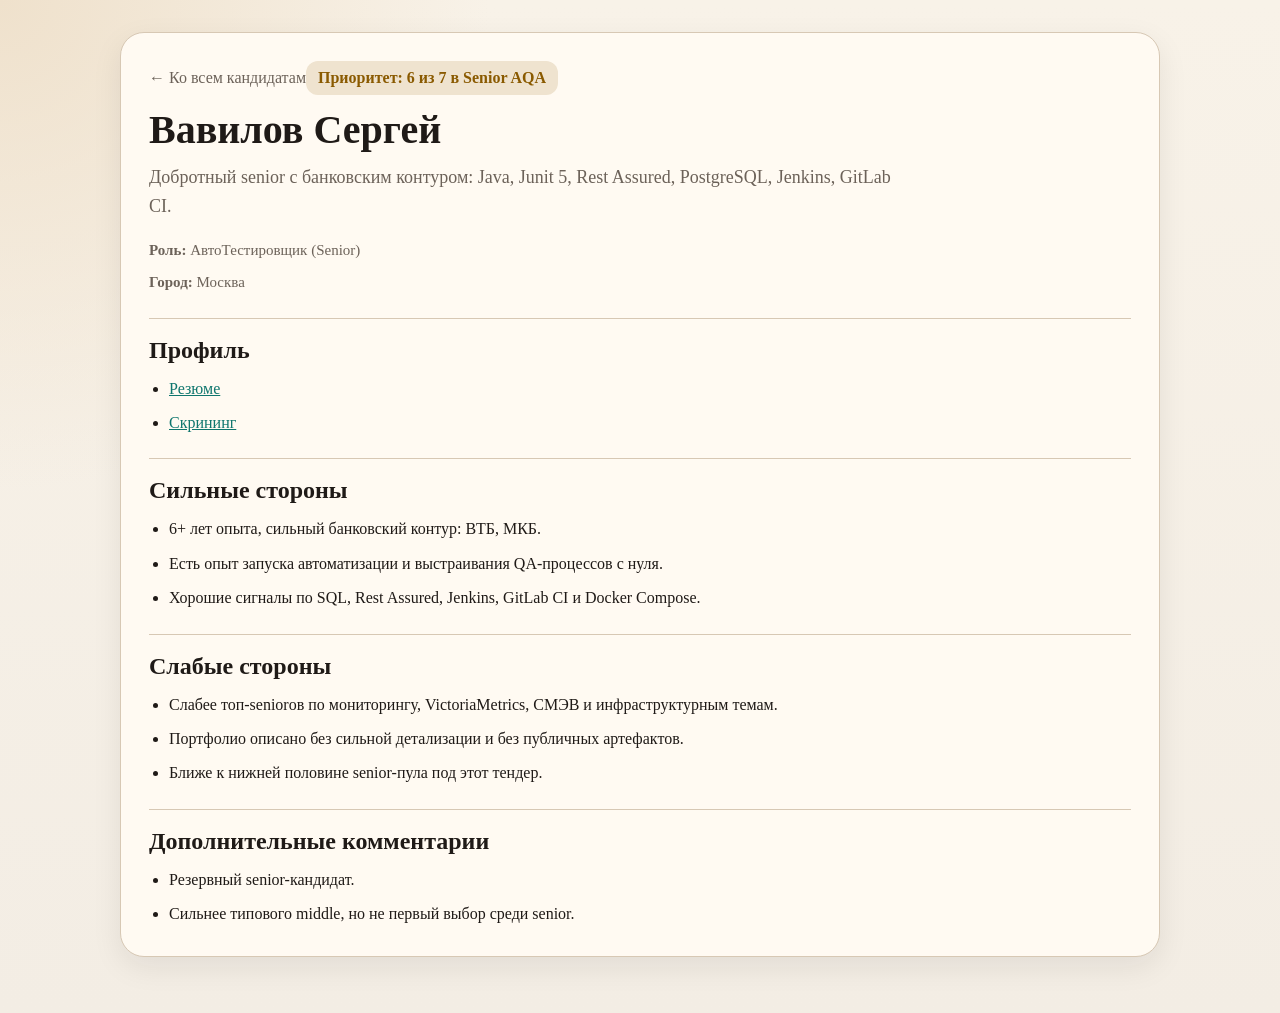
<file: vavilov-sergey.html>
<!doctype html>
<html lang="ru">
<head><meta charset="utf-8"><meta name="viewport" content="width=device-width, initial-scale=1"><title>Вавилов Сергей</title><link rel="stylesheet" href="style.css"></head>
<body><main class="page"><section class="profile"><a class="back" href="index.html">← Ко всем кандидатам</a><div class="priority">Приоритет: 6 из 7 в Senior AQA</div><h1>Вавилов Сергей</h1><p class="lead">Добротный senior с банковским контуром: Java, Junit 5, Rest Assured, PostgreSQL, Jenkins, GitLab CI.</p><div class="meta-list"><div><strong>Роль:</strong> АвтоТестировщик (Senior)</div><div><strong>Город:</strong> Москва</div></div><div class="panel"><h2>Профиль</h2><ul><li><a href="../Вавилов Сергей - AQA Senior .docx">Резюме</a></li><li><a href="../Скриннинг AQA Скриннинг Вавилов (2).docx">Скрининг</a></li></ul></div><div class="panel"><h2>Сильные стороны</h2><ul><li>6+ лет опыта, сильный банковский контур: ВТБ, МКБ.</li><li>Есть опыт запуска автоматизации и выстраивания QA-процессов с нуля.</li><li>Хорошие сигналы по SQL, Rest Assured, Jenkins, GitLab CI и Docker Compose.</li></ul></div><div class="panel"><h2>Слабые стороны</h2><ul><li>Слабее топ-seniorов по мониторингу, VictoriaMetrics, СМЭВ и инфраструктурным темам.</li><li>Портфолио описано без сильной детализации и без публичных артефактов.</li><li>Ближе к нижней половине senior-пула под этот тендер.</li></ul></div><div class="panel"><h2>Дополнительные комментарии</h2><ul><li>Резервный senior-кандидат.</li><li>Сильнее типового middle, но не первый выбор среди senior.</li></ul></div></section></main></body>
</html>
</file>
<file: style.css>
:root {
  --bg: #f6f1e8;
  --paper: #fffaf2;
  --ink: #1f1a17;
  --muted: #6c6259;
  --line: #d7c8b4;
  --accent: #0f766e;
  --accent-soft: #d9f0ed;
  --warn: #8a5a00;
  --shadow: 0 10px 30px rgba(31, 26, 23, 0.08);
}

* {
  box-sizing: border-box;
}

body {
  margin: 0;
  font-family: Georgia, "Times New Roman", serif;
  color: var(--ink);
  background:
    radial-gradient(circle at top left, #efe1cc 0, transparent 30%),
    linear-gradient(180deg, #f8f2e8 0%, #f3ede4 100%);
}

a {
  color: var(--accent);
}

.page {
  max-width: 1080px;
  margin: 0 auto;
  padding: 32px 20px 56px;
}

.hero,
.card,
.profile {
  background: var(--paper);
  border: 1px solid var(--line);
  box-shadow: var(--shadow);
}

.hero {
  padding: 28px;
  border-radius: 24px;
  margin-bottom: 24px;
}

.hero h1,
.profile h1 {
  margin: 0 0 12px;
  font-size: 40px;
  line-height: 1.05;
}

.hero p,
.profile .lead {
  margin: 0;
  max-width: 760px;
  color: var(--muted);
  font-size: 18px;
  line-height: 1.6;
}

.section-title {
  margin: 28px 0 14px;
  font-size: 14px;
  letter-spacing: 0.12em;
  text-transform: uppercase;
  color: var(--muted);
}

.grid {
  display: grid;
  grid-template-columns: repeat(auto-fit, minmax(280px, 1fr));
  gap: 16px;
}

.card {
  border-radius: 20px;
  padding: 20px;
}

.card h3 {
  margin: 0 0 8px;
  font-size: 24px;
}

.meta,
.meta-list {
  color: var(--muted);
  font-size: 15px;
  line-height: 1.5;
}

.meta-list {
  display: grid;
  gap: 10px;
  margin: 18px 0 24px;
}

.badge {
  display: inline-block;
  margin: 0 8px 8px 0;
  padding: 6px 10px;
  border-radius: 999px;
  background: var(--accent-soft);
  color: var(--accent);
  font-size: 13px;
  font-weight: 700;
}

.priority {
  display: inline-block;
  margin-bottom: 14px;
  padding: 8px 12px;
  border-radius: 12px;
  background: #efe3cf;
  color: var(--warn);
  font-weight: 700;
}

.cta {
  display: inline-block;
  margin-top: 12px;
  text-decoration: none;
  font-weight: 700;
}

.profile {
  border-radius: 24px;
  padding: 28px;
}

.back {
  display: inline-block;
  margin-bottom: 18px;
  text-decoration: none;
  color: var(--muted);
}

.panel {
  margin-top: 22px;
  padding-top: 18px;
  border-top: 1px solid var(--line);
}

.panel h2 {
  margin: 0 0 12px;
  font-size: 24px;
}

ul {
  margin: 0;
  padding-left: 20px;
  line-height: 1.65;
}

li + li {
  margin-top: 8px;
}

@media (max-width: 720px) {
  .hero h1,
  .profile h1 {
    font-size: 30px;
  }

  .hero,
  .profile,
  .card {
    padding: 20px;
  }
}
</file>
